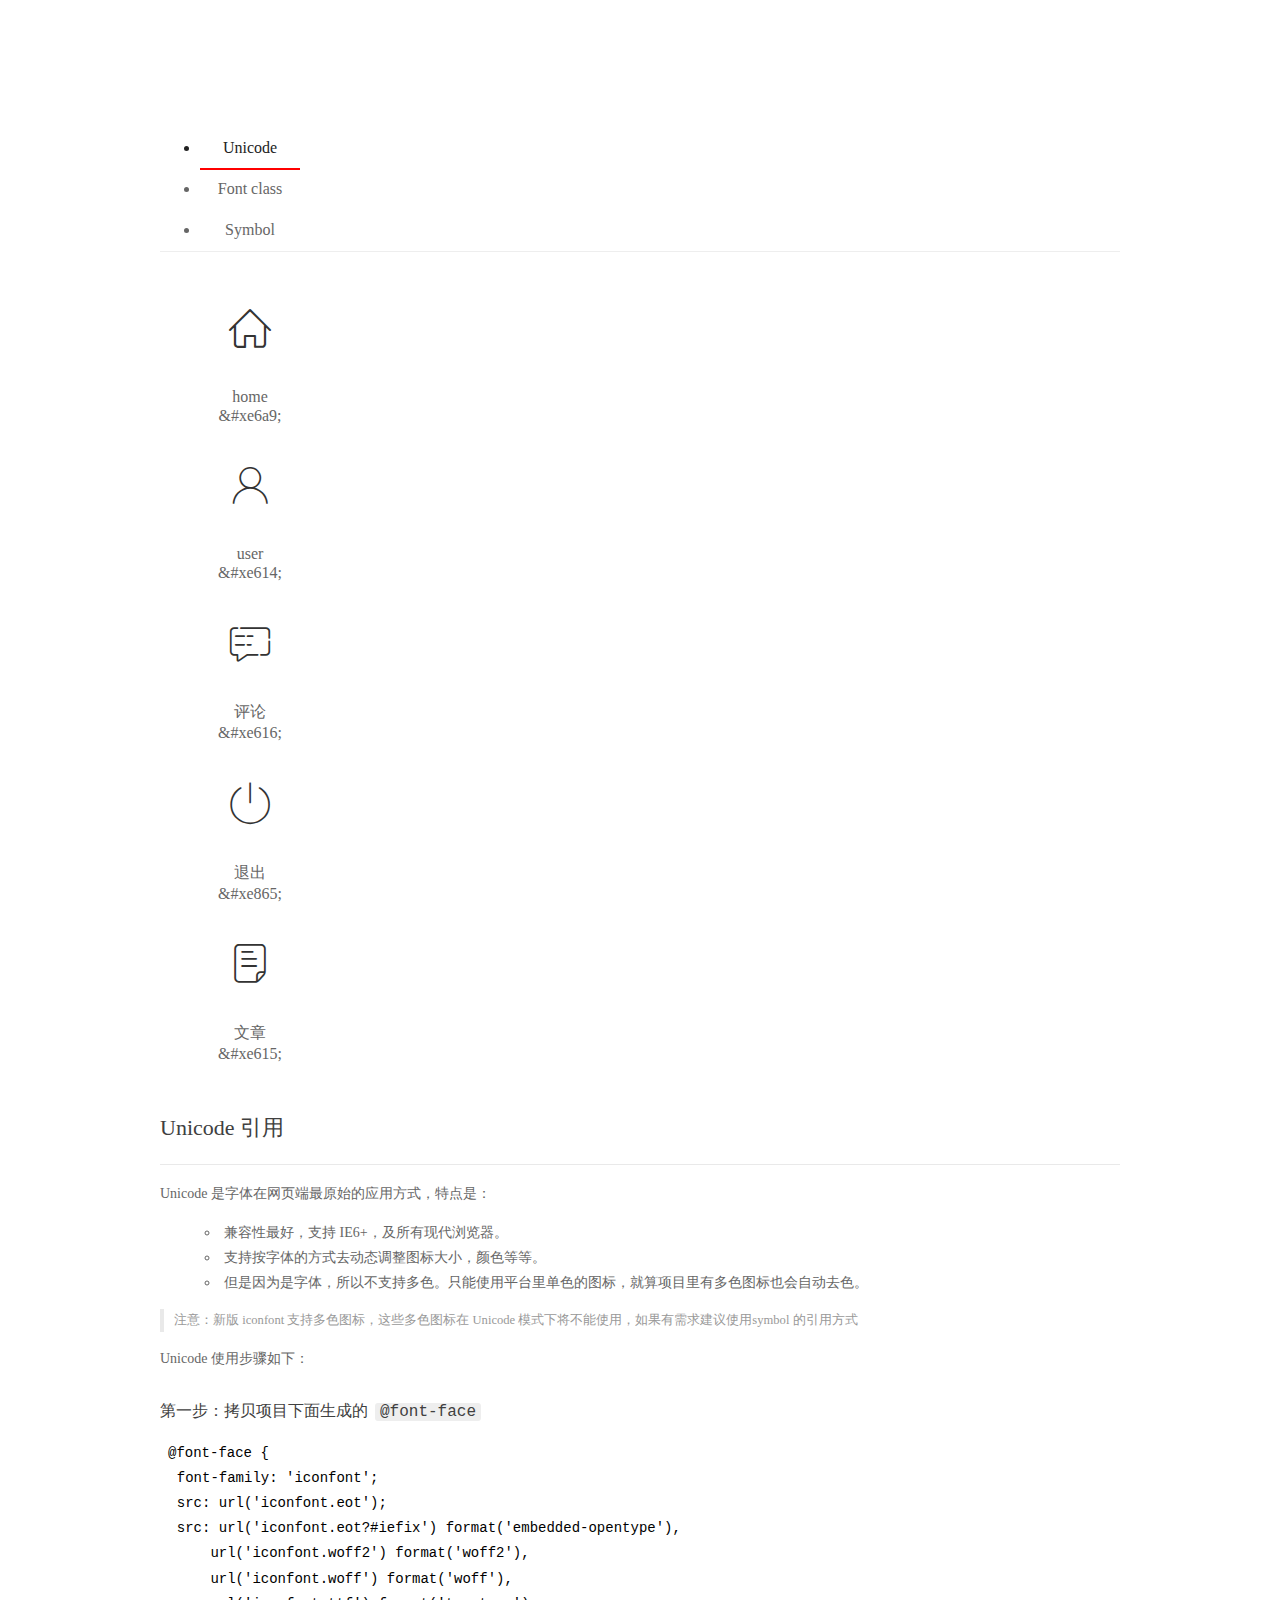
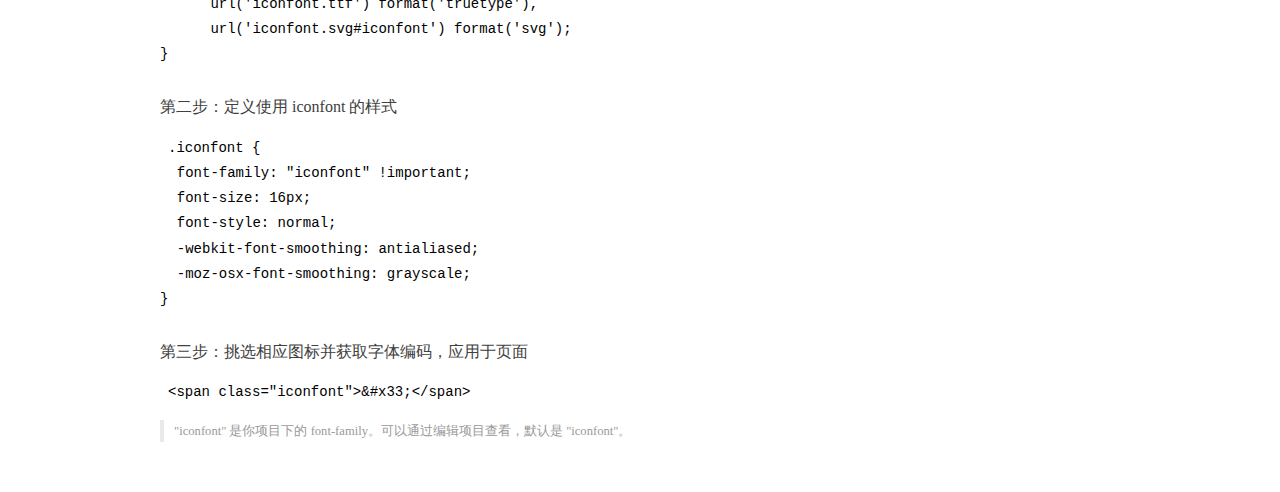
<file: assets/fonts/demo_index.html>
<!DOCTYPE html>
<html>
<head>
  <meta charset="utf-8"/>
  <title>IconFont Demo</title>
  <link rel="shortcut icon" href="https://gtms04.alicdn.com/tps/i4/TB1_oz6GVXXXXaFXpXXJDFnIXXX-64-64.ico" type="image/x-icon"/>
  <link rel="stylesheet" href="https://g.alicdn.com/thx/cube/1.3.2/cube.min.css">
  <link rel="stylesheet" href="demo.css">
  <link rel="stylesheet" href="iconfont.css">
  <script src="iconfont.js"></script>
  <!-- jQuery -->
  <script src="https://a1.alicdn.com/oss/uploads/2018/12/26/7bfddb60-08e8-11e9-9b04-53e73bb6408b.js"></script>
  <!-- 代码高亮 -->
  <script src="https://a1.alicdn.com/oss/uploads/2018/12/26/a3f714d0-08e6-11e9-8a15-ebf944d7534c.js"></script>
</head>
<body>
  <div class="main">
    <h1 class="logo"><a href="https://www.iconfont.cn/" title="iconfont 首页" target="_blank">&#xe86b;</a></h1>
    <div class="nav-tabs">
      <ul id="tabs" class="dib-box">
        <li class="dib active"><span>Unicode</span></li>
        <li class="dib"><span>Font class</span></li>
        <li class="dib"><span>Symbol</span></li>
      </ul>
      
    </div>
    <div class="tab-container">
      <div class="content unicode" style="display: block;">
          <ul class="icon_lists dib-box">
          
            <li class="dib">
              <span class="icon iconfont">&#xe6a9;</span>
                <div class="name">home</div>
                <div class="code-name">&amp;#xe6a9;</div>
              </li>
          
            <li class="dib">
              <span class="icon iconfont">&#xe614;</span>
                <div class="name">user</div>
                <div class="code-name">&amp;#xe614;</div>
              </li>
          
            <li class="dib">
              <span class="icon iconfont">&#xe616;</span>
                <div class="name">评论</div>
                <div class="code-name">&amp;#xe616;</div>
              </li>
          
            <li class="dib">
              <span class="icon iconfont">&#xe865;</span>
                <div class="name">退出</div>
                <div class="code-name">&amp;#xe865;</div>
              </li>
          
            <li class="dib">
              <span class="icon iconfont">&#xe615;</span>
                <div class="name">文章</div>
                <div class="code-name">&amp;#xe615;</div>
              </li>
          
          </ul>
          <div class="article markdown">
          <h2 id="unicode-">Unicode 引用</h2>
          <hr>

          <p>Unicode 是字体在网页端最原始的应用方式，特点是：</p>
          <ul>
            <li>兼容性最好，支持 IE6+，及所有现代浏览器。</li>
            <li>支持按字体的方式去动态调整图标大小，颜色等等。</li>
            <li>但是因为是字体，所以不支持多色。只能使用平台里单色的图标，就算项目里有多色图标也会自动去色。</li>
          </ul>
          <blockquote>
            <p>注意：新版 iconfont 支持多色图标，这些多色图标在 Unicode 模式下将不能使用，如果有需求建议使用symbol 的引用方式</p>
          </blockquote>
          <p>Unicode 使用步骤如下：</p>
          <h3 id="-font-face">第一步：拷贝项目下面生成的 <code>@font-face</code></h3>
<pre><code class="language-css"
>@font-face {
  font-family: 'iconfont';
  src: url('iconfont.eot');
  src: url('iconfont.eot?#iefix') format('embedded-opentype'),
      url('iconfont.woff2') format('woff2'),
      url('iconfont.woff') format('woff'),
      url('iconfont.ttf') format('truetype'),
      url('iconfont.svg#iconfont') format('svg');
}
</code></pre>
          <h3 id="-iconfont-">第二步：定义使用 iconfont 的样式</h3>
<pre><code class="language-css"
>.iconfont {
  font-family: "iconfont" !important;
  font-size: 16px;
  font-style: normal;
  -webkit-font-smoothing: antialiased;
  -moz-osx-font-smoothing: grayscale;
}
</code></pre>
          <h3 id="-">第三步：挑选相应图标并获取字体编码，应用于页面</h3>
<pre>
<code class="language-html"
>&lt;span class="iconfont"&gt;&amp;#x33;&lt;/span&gt;
</code></pre>
          <blockquote>
            <p>"iconfont" 是你项目下的 font-family。可以通过编辑项目查看，默认是 "iconfont"。</p>
          </blockquote>
          </div>
      </div>
      <div class="content font-class">
        <ul class="icon_lists dib-box">
          
          <li class="dib">
            <span class="icon iconfont icon-home"></span>
            <div class="name">
              home
            </div>
            <div class="code-name">.icon-home
            </div>
          </li>
          
          <li class="dib">
            <span class="icon iconfont icon-user"></span>
            <div class="name">
              user
            </div>
            <div class="code-name">.icon-user
            </div>
          </li>
          
          <li class="dib">
            <span class="icon iconfont icon-pinglun"></span>
            <div class="name">
              评论
            </div>
            <div class="code-name">.icon-pinglun
            </div>
          </li>
          
          <li class="dib">
            <span class="icon iconfont icon-tuichu"></span>
            <div class="name">
              退出
            </div>
            <div class="code-name">.icon-tuichu
            </div>
          </li>
          
          <li class="dib">
            <span class="icon iconfont icon-16"></span>
            <div class="name">
              文章
            </div>
            <div class="code-name">.icon-16
            </div>
          </li>
          
        </ul>
        <div class="article markdown">
        <h2 id="font-class-">font-class 引用</h2>
        <hr>

        <p>font-class 是 Unicode 使用方式的一种变种，主要是解决 Unicode 书写不直观，语意不明确的问题。</p>
        <p>与 Unicode 使用方式相比，具有如下特点：</p>
        <ul>
          <li>兼容性良好，支持 IE8+，及所有现代浏览器。</li>
          <li>相比于 Unicode 语意明确，书写更直观。可以很容易分辨这个 icon 是什么。</li>
          <li>因为使用 class 来定义图标，所以当要替换图标时，只需要修改 class 里面的 Unicode 引用。</li>
          <li>不过因为本质上还是使用的字体，所以多色图标还是不支持的。</li>
        </ul>
        <p>使用步骤如下：</p>
        <h3 id="-fontclass-">第一步：引入项目下面生成的 fontclass 代码：</h3>
<pre><code class="language-html">&lt;link rel="stylesheet" href="./iconfont.css"&gt;
</code></pre>
        <h3 id="-">第二步：挑选相应图标并获取类名，应用于页面：</h3>
<pre><code class="language-html">&lt;span class="iconfont icon-xxx"&gt;&lt;/span&gt;
</code></pre>
        <blockquote>
          <p>"
            iconfont" 是你项目下的 font-family。可以通过编辑项目查看，默认是 "iconfont"。</p>
        </blockquote>
      </div>
      </div>
      <div class="content symbol">
          <ul class="icon_lists dib-box">
          
            <li class="dib">
                <svg class="icon svg-icon" aria-hidden="true">
                  <use xlink:href="#icon-home"></use>
                </svg>
                <div class="name">home</div>
                <div class="code-name">#icon-home</div>
            </li>
          
            <li class="dib">
                <svg class="icon svg-icon" aria-hidden="true">
                  <use xlink:href="#icon-user"></use>
                </svg>
                <div class="name">user</div>
                <div class="code-name">#icon-user</div>
            </li>
          
            <li class="dib">
                <svg class="icon svg-icon" aria-hidden="true">
                  <use xlink:href="#icon-pinglun"></use>
                </svg>
                <div class="name">评论</div>
                <div class="code-name">#icon-pinglun</div>
            </li>
          
            <li class="dib">
                <svg class="icon svg-icon" aria-hidden="true">
                  <use xlink:href="#icon-tuichu"></use>
                </svg>
                <div class="name">退出</div>
                <div class="code-name">#icon-tuichu</div>
            </li>
          
            <li class="dib">
                <svg class="icon svg-icon" aria-hidden="true">
                  <use xlink:href="#icon-16"></use>
                </svg>
                <div class="name">文章</div>
                <div class="code-name">#icon-16</div>
            </li>
          
          </ul>
          <div class="article markdown">
          <h2 id="symbol-">Symbol 引用</h2>
          <hr>

          <p>这是一种全新的使用方式，应该说这才是未来的主流，也是平台目前推荐的用法。相关介绍可以参考这篇<a href="">文章</a>
            这种用法其实是做了一个 SVG 的集合，与另外两种相比具有如下特点：</p>
          <ul>
            <li>支持多色图标了，不再受单色限制。</li>
            <li>通过一些技巧，支持像字体那样，通过 <code>font-size</code>, <code>color</code> 来调整样式。</li>
            <li>兼容性较差，支持 IE9+，及现代浏览器。</li>
            <li>浏览器渲染 SVG 的性能一般，还不如 png。</li>
          </ul>
          <p>使用步骤如下：</p>
          <h3 id="-symbol-">第一步：引入项目下面生成的 symbol 代码：</h3>
<pre><code class="language-html">&lt;script src="./iconfont.js"&gt;&lt;/script&gt;
</code></pre>
          <h3 id="-css-">第二步：加入通用 CSS 代码（引入一次就行）：</h3>
<pre><code class="language-html">&lt;style&gt;
.icon {
  width: 1em;
  height: 1em;
  vertical-align: -0.15em;
  fill: currentColor;
  overflow: hidden;
}
&lt;/style&gt;
</code></pre>
          <h3 id="-">第三步：挑选相应图标并获取类名，应用于页面：</h3>
<pre><code class="language-html">&lt;svg class="icon" aria-hidden="true"&gt;
  &lt;use xlink:href="#icon-xxx"&gt;&lt;/use&gt;
&lt;/svg&gt;
</code></pre>
          </div>
      </div>

    </div>
  </div>
  <script>
  $(document).ready(function () {
      $('.tab-container .content:first').show()

      $('#tabs li').click(function (e) {
        var tabContent = $('.tab-container .content')
        var index = $(this).index()

        if ($(this).hasClass('active')) {
          return
        } else {
          $('#tabs li').removeClass('active')
          $(this).addClass('active')

          tabContent.hide().eq(index).fadeIn()
        }
      })
    })
  </script>
</body>
</html>
</file>
<file: assets/fonts/demo.css>
/* Logo 字体 */
@font-face {
  font-family: "iconfont logo";
  src: url('https://at.alicdn.com/t/font_985780_km7mi63cihi.eot?t=1545807318834');
  src: url('https://at.alicdn.com/t/font_985780_km7mi63cihi.eot?t=1545807318834#iefix') format('embedded-opentype'),
    url('https://at.alicdn.com/t/font_985780_km7mi63cihi.woff?t=1545807318834') format('woff'),
    url('https://at.alicdn.com/t/font_985780_km7mi63cihi.ttf?t=1545807318834') format('truetype'),
    url('https://at.alicdn.com/t/font_985780_km7mi63cihi.svg?t=1545807318834#iconfont') format('svg');
}

.logo {
  font-family: "iconfont logo";
  font-size: 160px;
  font-style: normal;
  -webkit-font-smoothing: antialiased;
  -moz-osx-font-smoothing: grayscale;
}

/* tabs */
.nav-tabs {
  position: relative;
}

.nav-tabs .nav-more {
  position: absolute;
  right: 0;
  bottom: 0;
  height: 42px;
  line-height: 42px;
  color: #666;
}

#tabs {
  border-bottom: 1px solid #eee;
}

#tabs li {
  cursor: pointer;
  width: 100px;
  height: 40px;
  line-height: 40px;
  text-align: center;
  font-size: 16px;
  border-bottom: 2px solid transparent;
  position: relative;
  z-index: 1;
  margin-bottom: -1px;
  color: #666;
}


#tabs .active {
  border-bottom-color: #f00;
  color: #222;
}

.tab-container .content {
  display: none;
}

/* 页面布局 */
.main {
  padding: 30px 100px;
  width: 960px;
  margin: 0 auto;
}

.main .logo {
  color: #333;
  text-align: left;
  margin-bottom: 30px;
  line-height: 1;
  height: 110px;
  margin-top: -50px;
  overflow: hidden;
  *zoom: 1;
}

.main .logo a {
  font-size: 160px;
  color: #333;
}

.helps {
  margin-top: 40px;
}

.helps pre {
  padding: 20px;
  margin: 10px 0;
  border: solid 1px #e7e1cd;
  background-color: #fffdef;
  overflow: auto;
}

.icon_lists {
  width: 100% !important;
  overflow: hidden;
  *zoom: 1;
}

.icon_lists li {
  width: 100px;
  margin-bottom: 10px;
  margin-right: 20px;
  text-align: center;
  list-style: none !important;
  cursor: default;
}

.icon_lists li .code-name {
  line-height: 1.2;
}

.icon_lists .icon {
  display: block;
  height: 100px;
  line-height: 100px;
  font-size: 42px;
  margin: 10px auto;
  color: #333;
  -webkit-transition: font-size 0.25s linear, width 0.25s linear;
  -moz-transition: font-size 0.25s linear, width 0.25s linear;
  transition: font-size 0.25s linear, width 0.25s linear;
}

.icon_lists .icon:hover {
  font-size: 100px;
}

.icon_lists .svg-icon {
  /* 通过设置 font-size 来改变图标大小 */
  width: 1em;
  /* 图标和文字相邻时，垂直对齐 */
  vertical-align: -0.15em;
  /* 通过设置 color 来改变 SVG 的颜色/fill */
  fill: currentColor;
  /* path 和 stroke 溢出 viewBox 部分在 IE 下会显示
      normalize.css 中也包含这行 */
  overflow: hidden;
}

.icon_lists li .name,
.icon_lists li .code-name {
  color: #666;
}

/* markdown 样式 */
.markdown {
  color: #666;
  font-size: 14px;
  line-height: 1.8;
}

.highlight {
  line-height: 1.5;
}

.markdown img {
  vertical-align: middle;
  max-width: 100%;
}

.markdown h1 {
  color: #404040;
  font-weight: 500;
  line-height: 40px;
  margin-bottom: 24px;
}

.markdown h2,
.markdown h3,
.markdown h4,
.markdown h5,
.markdown h6 {
  color: #404040;
  margin: 1.6em 0 0.6em 0;
  font-weight: 500;
  clear: both;
}

.markdown h1 {
  font-size: 28px;
}

.markdown h2 {
  font-size: 22px;
}

.markdown h3 {
  font-size: 16px;
}

.markdown h4 {
  font-size: 14px;
}

.markdown h5 {
  font-size: 12px;
}

.markdown h6 {
  font-size: 12px;
}

.markdown hr {
  height: 1px;
  border: 0;
  background: #e9e9e9;
  margin: 16px 0;
  clear: both;
}

.markdown p {
  margin: 1em 0;
}

.markdown>p,
.markdown>blockquote,
.markdown>.highlight,
.markdown>ol,
.markdown>ul {
  width: 80%;
}

.markdown ul>li {
  list-style: circle;
}

.markdown>ul li,
.markdown blockquote ul>li {
  margin-left: 20px;
  padding-left: 4px;
}

.markdown>ul li p,
.markdown>ol li p {
  margin: 0.6em 0;
}

.markdown ol>li {
  list-style: decimal;
}

.markdown>ol li,
.markdown blockquote ol>li {
  margin-left: 20px;
  padding-left: 4px;
}

.markdown code {
  margin: 0 3px;
  padding: 0 5px;
  background: #eee;
  border-radius: 3px;
}

.markdown strong,
.markdown b {
  font-weight: 600;
}

.markdown>table {
  border-collapse: collapse;
  border-spacing: 0px;
  empty-cells: show;
  border: 1px solid #e9e9e9;
  width: 95%;
  margin-bottom: 24px;
}

.markdown>table th {
  white-space: nowrap;
  color: #333;
  font-weight: 600;
}

.markdown>table th,
.markdown>table td {
  border: 1px solid #e9e9e9;
  padding: 8px 16px;
  text-align: left;
}

.markdown>table th {
  background: #F7F7F7;
}

.markdown blockquote {
  font-size: 90%;
  color: #999;
  border-left: 4px solid #e9e9e9;
  padding-left: 0.8em;
  margin: 1em 0;
}

.markdown blockquote p {
  margin: 0;
}

.markdown .anchor {
  opacity: 0;
  transition: opacity 0.3s ease;
  margin-left: 8px;
}

.markdown .waiting {
  color: #ccc;
}

.markdown h1:hover .anchor,
.markdown h2:hover .anchor,
.markdown h3:hover .anchor,
.markdown h4:hover .anchor,
.markdown h5:hover .anchor,
.markdown h6:hover .anchor {
  opacity: 1;
  display: inline-block;
}

.markdown>br,
.markdown>p>br {
  clear: both;
}


.hljs {
  display: block;
  background: white;
  padding: 0.5em;
  color: #333333;
  overflow-x: auto;
}

.hljs-comment,
.hljs-meta {
  color: #969896;
}

.hljs-string,
.hljs-variable,
.hljs-template-variable,
.hljs-strong,
.hljs-emphasis,
.hljs-quote {
  color: #df5000;
}

.hljs-keyword,
.hljs-selector-tag,
.hljs-type {
  color: #a71d5d;
}

.hljs-literal,
.hljs-symbol,
.hljs-bullet,
.hljs-attribute {
  color: #0086b3;
}

.hljs-section,
.hljs-name {
  color: #63a35c;
}

.hljs-tag {
  color: #333333;
}

.hljs-title,
.hljs-attr,
.hljs-selector-id,
.hljs-selector-class,
.hljs-selector-attr,
.hljs-selector-pseudo {
  color: #795da3;
}

.hljs-addition {
  color: #55a532;
  background-color: #eaffea;
}

.hljs-deletion {
  color: #bd2c00;
  background-color: #ffecec;
}

.hljs-link {
  text-decoration: underline;
}

/* 代码高亮 */
/* PrismJS 1.15.0
https://prismjs.com/download.html#themes=prism&languages=markup+css+clike+javascript */
/**
 * prism.js default theme for JavaScript, CSS and HTML
 * Based on dabblet (http://dabblet.com)
 * @author Lea Verou
 */
code[class*="language-"],
pre[class*="language-"] {
  color: black;
  background: none;
  text-shadow: 0 1px white;
  font-family: Consolas, Monaco, 'Andale Mono', 'Ubuntu Mono', monospace;
  text-align: left;
  white-space: pre;
  word-spacing: normal;
  word-break: normal;
  word-wrap: normal;
  line-height: 1.5;

  -moz-tab-size: 4;
  -o-tab-size: 4;
  tab-size: 4;

  -webkit-hyphens: none;
  -moz-hyphens: none;
  -ms-hyphens: none;
  hyphens: none;
}

pre[class*="language-"]::-moz-selection,
pre[class*="language-"] ::-moz-selection,
code[class*="language-"]::-moz-selection,
code[class*="language-"] ::-moz-selection {
  text-shadow: none;
  background: #b3d4fc;
}

pre[class*="language-"]::selection,
pre[class*="language-"] ::selection,
code[class*="language-"]::selection,
code[class*="language-"] ::selection {
  text-shadow: none;
  background: #b3d4fc;
}

@media print {

  code[class*="language-"],
  pre[class*="language-"] {
    text-shadow: none;
  }
}

/* Code blocks */
pre[class*="language-"] {
  padding: 1em;
  margin: .5em 0;
  overflow: auto;
}

:not(pre)>code[class*="language-"],
pre[class*="language-"] {
  background: #f5f2f0;
}

/* Inline code */
:not(pre)>code[class*="language-"] {
  padding: .1em;
  border-radius: .3em;
  white-space: normal;
}

.token.comment,
.token.prolog,
.token.doctype,
.token.cdata {
  color: slategray;
}

.token.punctuation {
  color: #999;
}

.namespace {
  opacity: .7;
}

.token.property,
.token.tag,
.token.boolean,
.token.number,
.token.constant,
.token.symbol,
.token.deleted {
  color: #905;
}

.token.selector,
.token.attr-name,
.token.string,
.token.char,
.token.builtin,
.token.inserted {
  color: #690;
}

.token.operator,
.token.entity,
.token.url,
.language-css .token.string,
.style .token.string {
  color: #9a6e3a;
  background: hsla(0, 0%, 100%, .5);
}

.token.atrule,
.token.attr-value,
.token.keyword {
  color: #07a;
}

.token.function,
.token.class-name {
  color: #DD4A68;
}

.token.regex,
.token.important,
.token.variable {
  color: #e90;
}

.token.important,
.token.bold {
  font-weight: bold;
}

.token.italic {
  font-style: italic;
}

.token.entity {
  cursor: help;
}
</file>
<file: assets/fonts/iconfont.css>
@font-face {font-family: "iconfont";
  src: url('iconfont.eot?t=1576139966484'); /* IE9 */
  src: url('iconfont.eot?t=1576139966484#iefix') format('embedded-opentype'), /* IE6-IE8 */
  url('[data-uri]') format('woff2'),
  url('iconfont.woff?t=1576139966484') format('woff'),
  url('iconfont.ttf?t=1576139966484') format('truetype'), /* chrome, firefox, opera, Safari, Android, iOS 4.2+ */
  url('iconfont.svg?t=1576139966484#iconfont') format('svg'); /* iOS 4.1- */
}

.iconfont {
  font-family: "iconfont" !important;
  font-size: 16px;
  font-style: normal;
  -webkit-font-smoothing: antialiased;
  -moz-osx-font-smoothing: grayscale;
}

.icon-home:before {
  content: "\e6a9";
}

.icon-user:before {
  content: "\e614";
}

.icon-pinglun:before {
  content: "\e616";
}

.icon-tuichu:before {
  content: "\e865";
}

.icon-16:before {
  content: "\e615";
}
</file>
